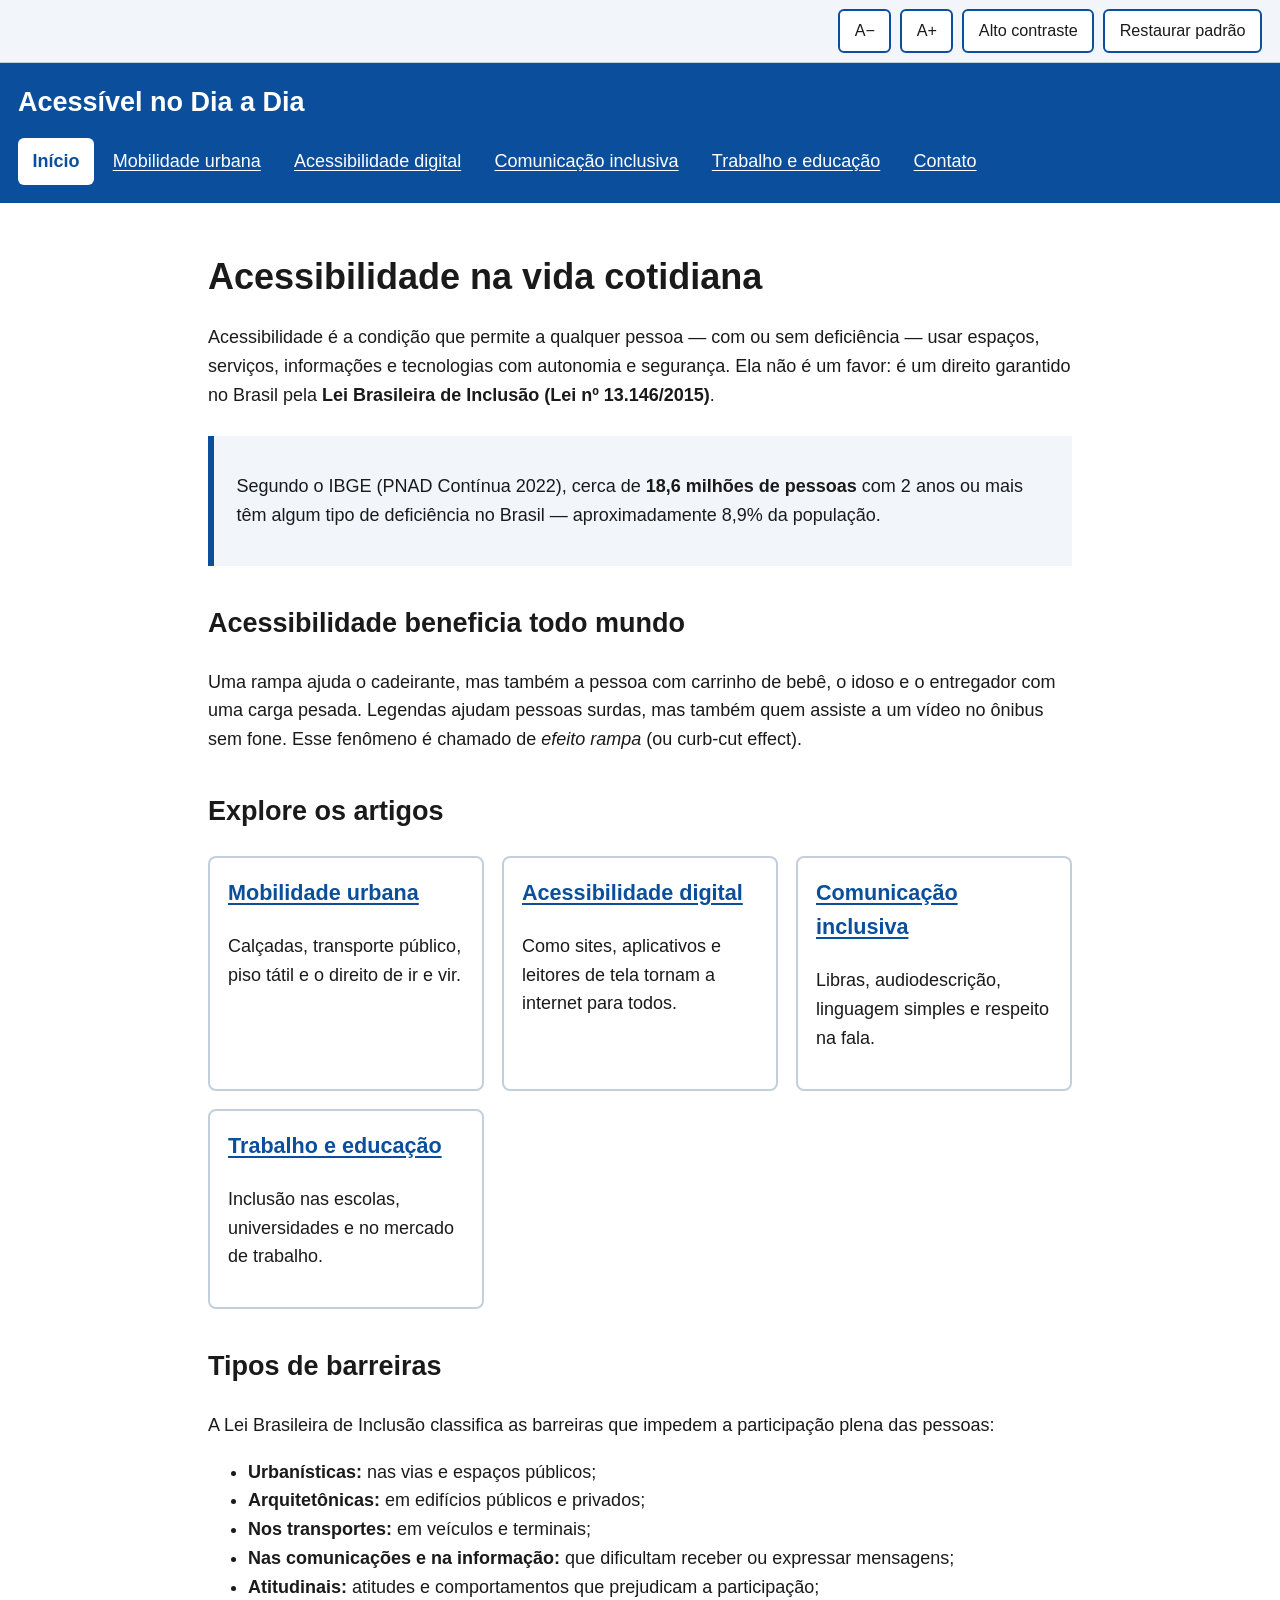
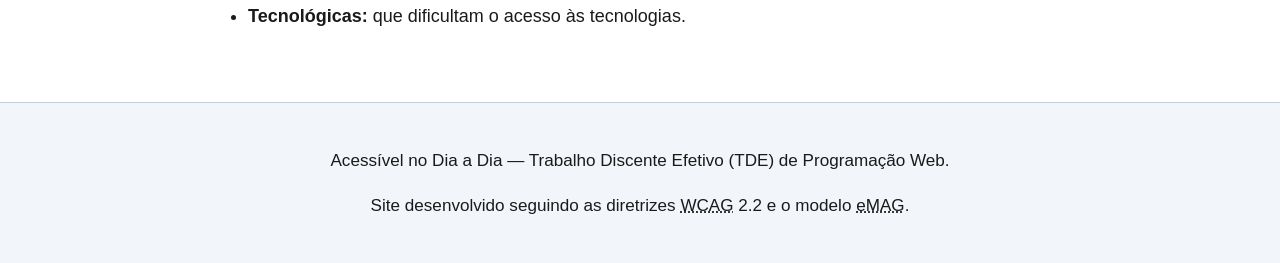
<file: index.html>
<!DOCTYPE html>
<html lang="pt-BR">
<head>
  <meta charset="UTF-8">
  <meta name="viewport" content="width=device-width, initial-scale=1">
  <meta name="description" content="Artigos sobre acessibilidade na vida cotidiana: mobilidade, tecnologia, comunicação, trabalho e educação.">
  <title>Início | Acessível no Dia a Dia</title>
  <link rel="stylesheet" href="css/style.css">
</head>
<body>
  <a class="pular" href="#conteudo">Pular para o conteúdo principal</a>

  <div class="barra-acessibilidade" role="toolbar" aria-label="Opções de acessibilidade">
    <button type="button" id="btn-diminuir" aria-label="Diminuir tamanho da fonte">A−</button>
    <button type="button" id="btn-aumentar" aria-label="Aumentar tamanho da fonte">A+</button>
    <button type="button" id="btn-contraste" aria-pressed="false">Alto contraste</button>
    <button type="button" id="btn-padrao">Restaurar padrão</button>
  </div>
  <p id="aviso-status" class="visualmente-oculto" role="status" aria-live="polite"></p>

  <header class="topo">
    <a class="logo" href="index.html">Acessível no Dia a Dia</a>
    <nav aria-label="Menu principal">
      <ul>
        <li><a href="index.html" aria-current="page">Início</a></li>
        <li><a href="mobilidade.html">Mobilidade urbana</a></li>
        <li><a href="digital.html">Acessibilidade digital</a></li>
        <li><a href="comunicacao.html">Comunicação inclusiva</a></li>
        <li><a href="trabalho-educacao.html">Trabalho e educação</a></li>
        <li><a href="contato.html">Contato</a></li>
      </ul>
    </nav>
  </header>

  <main id="conteudo" tabindex="-1">

    <h1>Acessibilidade na vida cotidiana</h1>
    <p>Acessibilidade é a condição que permite a qualquer pessoa — com ou sem deficiência — usar espaços, serviços, informações e tecnologias com autonomia e segurança. Ela não é um favor: é um direito garantido no Brasil pela <strong>Lei Brasileira de Inclusão (Lei nº 13.146/2015)</strong>.</p>

    <div class="destaque">
      <p>Segundo o IBGE (PNAD Contínua 2022), cerca de <strong>18,6 milhões de pessoas</strong> com 2 anos ou mais têm algum tipo de deficiência no Brasil — aproximadamente 8,9% da população.</p>
    </div>

    <h2>Acessibilidade beneficia todo mundo</h2>
    <p>Uma rampa ajuda o cadeirante, mas também a pessoa com carrinho de bebê, o idoso e o entregador com uma carga pesada. Legendas ajudam pessoas surdas, mas também quem assiste a um vídeo no ônibus sem fone. Esse fenômeno é chamado de <em>efeito rampa</em> (ou <span lang="en">curb-cut effect</span>).</p>

    <h2>Explore os artigos</h2>
    <ul class="cartoes">
      <li>
        <h3><a href="mobilidade.html">Mobilidade urbana</a></h3>
        <p>Calçadas, transporte público, piso tátil e o direito de ir e vir.</p>
      </li>
      <li>
        <h3><a href="digital.html">Acessibilidade digital</a></h3>
        <p>Como sites, aplicativos e leitores de tela tornam a internet para todos.</p>
      </li>
      <li>
        <h3><a href="comunicacao.html">Comunicação inclusiva</a></h3>
        <p>Libras, audiodescrição, linguagem simples e respeito na fala.</p>
      </li>
      <li>
        <h3><a href="trabalho-educacao.html">Trabalho e educação</a></h3>
        <p>Inclusão nas escolas, universidades e no mercado de trabalho.</p>
      </li>
    </ul>

    <h2>Tipos de barreiras</h2>
    <p>A Lei Brasileira de Inclusão classifica as barreiras que impedem a participação plena das pessoas:</p>
    <ul>
      <li><strong>Urbanísticas:</strong> nas vias e espaços públicos;</li>
      <li><strong>Arquitetônicas:</strong> em edifícios públicos e privados;</li>
      <li><strong>Nos transportes:</strong> em veículos e terminais;</li>
      <li><strong>Nas comunicações e na informação:</strong> que dificultam receber ou expressar mensagens;</li>
      <li><strong>Atitudinais:</strong> atitudes e comportamentos que prejudicam a participação;</li>
      <li><strong>Tecnológicas:</strong> que dificultam o acesso às tecnologias.</li>
    </ul>

  </main>

  <footer>
    <p>Acessível no Dia a Dia — Trabalho Discente Efetivo (TDE) de Programação Web.</p>
    <p>Site desenvolvido seguindo as diretrizes <abbr title="Web Content Accessibility Guidelines">WCAG</abbr> 2.2 e o modelo <abbr title="Modelo de Acessibilidade em Governo Eletrônico">eMAG</abbr>.</p>
  </footer>

  <!-- VLibras: tradutor de português para Libras (Governo Federal) -->
  <div vw class="enabled">
    <div vw-access-button class="active"></div>
    <div vw-plugin-wrapper>
      <div class="vw-plugin-top-wrapper"></div>
    </div>
  </div>
  <script src="https://vlibras.gov.br/app/vlibras-plugin.js"></script>
  <script>new window.VLibras.Widget('https://vlibras.gov.br/app');</script>

  <script src="js/acessibilidade.js"></script>
</body>
</html>
</file>
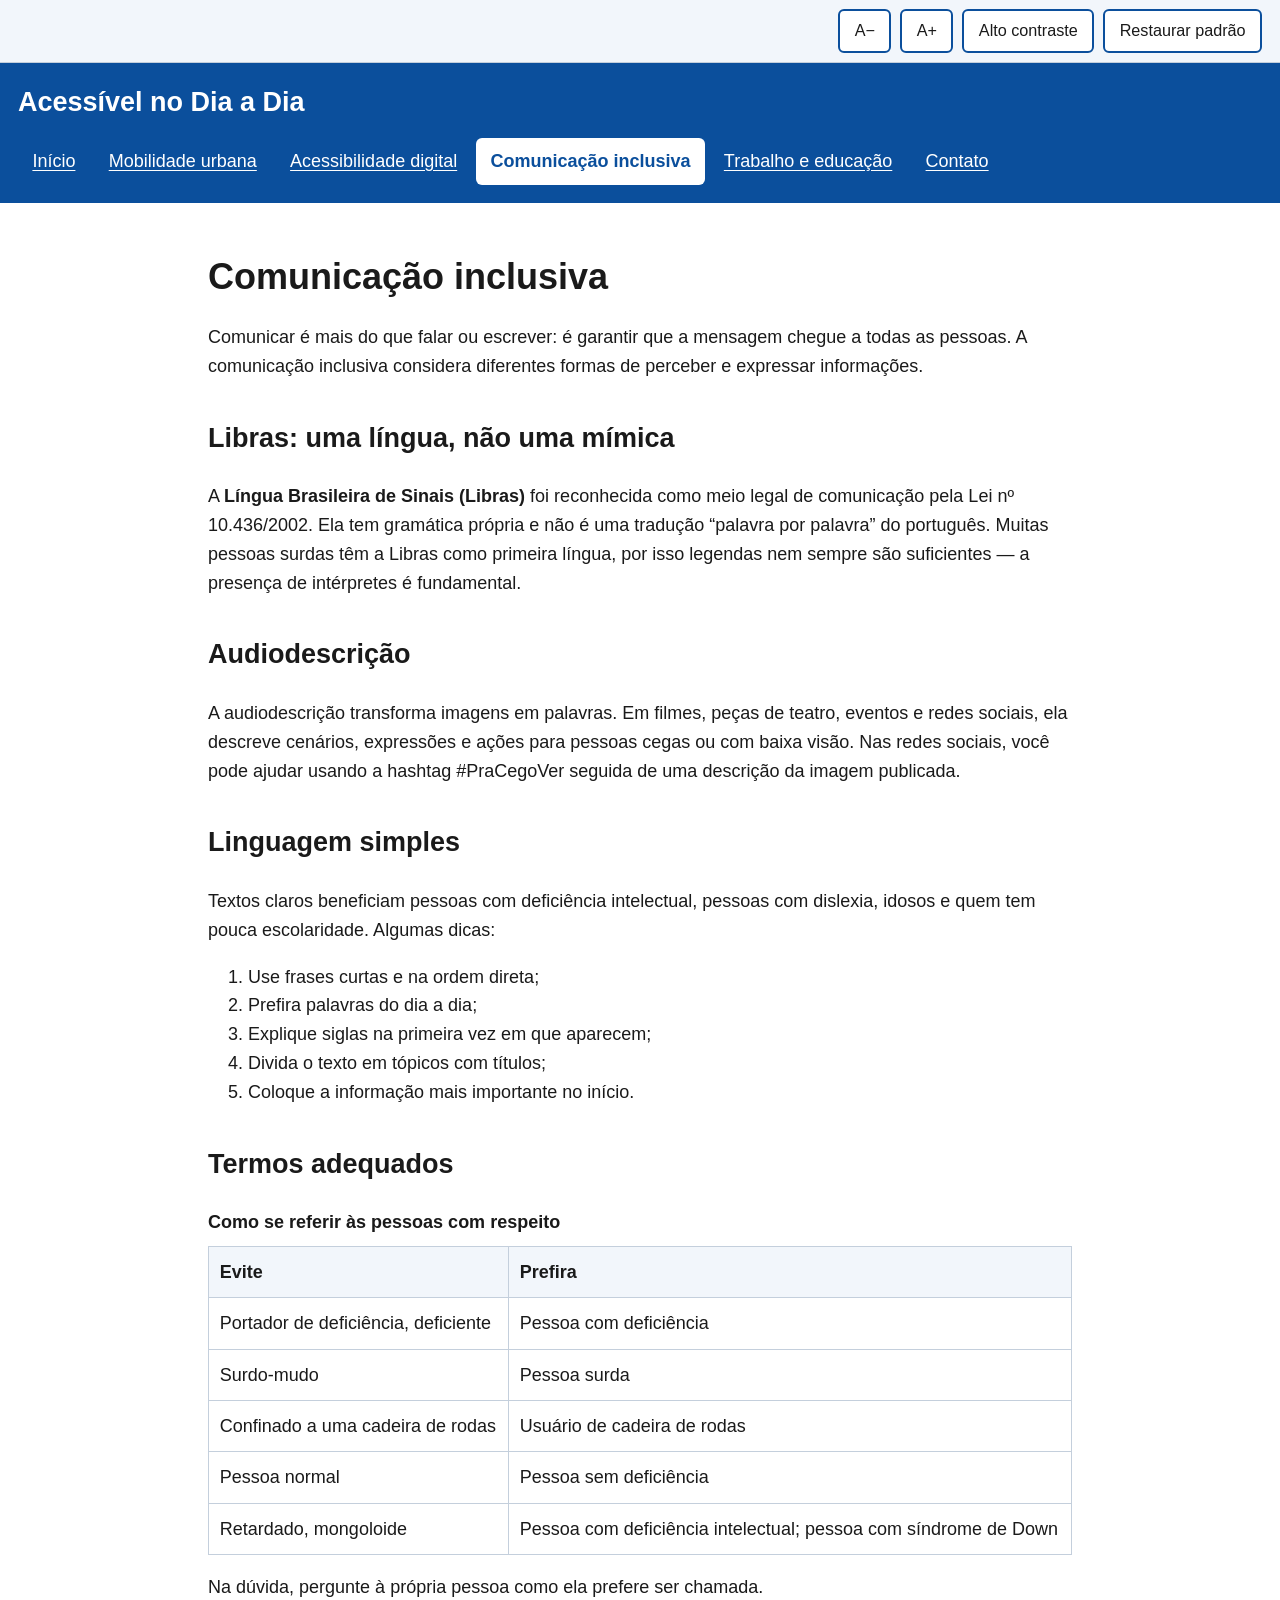
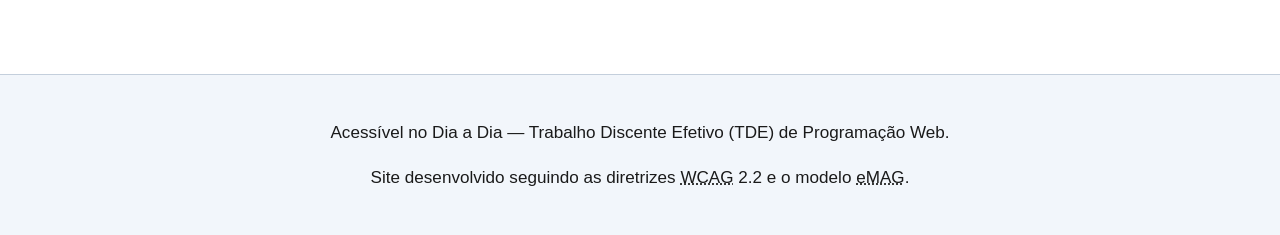
<file: comunicacao.html>
<!DOCTYPE html>
<html lang="pt-BR">
<head>
  <meta charset="UTF-8">
  <meta name="viewport" content="width=device-width, initial-scale=1">
  <meta name="description" content="Artigo sobre comunicação inclusiva: Libras, audiodescrição, linguagem simples e termos adequados.">
  <title>Comunicação inclusiva | Acessível no Dia a Dia</title>
  <link rel="stylesheet" href="css/style.css">
</head>
<body>
  <a class="pular" href="#conteudo">Pular para o conteúdo principal</a>

  <div class="barra-acessibilidade" role="toolbar" aria-label="Opções de acessibilidade">
    <button type="button" id="btn-diminuir" aria-label="Diminuir tamanho da fonte">A−</button>
    <button type="button" id="btn-aumentar" aria-label="Aumentar tamanho da fonte">A+</button>
    <button type="button" id="btn-contraste" aria-pressed="false">Alto contraste</button>
    <button type="button" id="btn-padrao">Restaurar padrão</button>
  </div>
  <p id="aviso-status" class="visualmente-oculto" role="status" aria-live="polite"></p>

  <header class="topo">
    <a class="logo" href="index.html">Acessível no Dia a Dia</a>
    <nav aria-label="Menu principal">
      <ul>
        <li><a href="index.html">Início</a></li>
        <li><a href="mobilidade.html">Mobilidade urbana</a></li>
        <li><a href="digital.html">Acessibilidade digital</a></li>
        <li><a href="comunicacao.html" aria-current="page">Comunicação inclusiva</a></li>
        <li><a href="trabalho-educacao.html">Trabalho e educação</a></li>
        <li><a href="contato.html">Contato</a></li>
      </ul>
    </nav>
  </header>

  <main id="conteudo" tabindex="-1">

    <h1>Comunicação inclusiva</h1>
    <p>Comunicar é mais do que falar ou escrever: é garantir que a mensagem chegue a todas as pessoas. A comunicação inclusiva considera diferentes formas de perceber e expressar informações.</p>

    <h2>Libras: uma língua, não uma mímica</h2>
    <p>A <strong>Língua Brasileira de Sinais (Libras)</strong> foi reconhecida como meio legal de comunicação pela Lei nº 10.436/2002. Ela tem gramática própria e não é uma tradução “palavra por palavra” do português. Muitas pessoas surdas têm a Libras como primeira língua, por isso legendas nem sempre são suficientes — a presença de intérpretes é fundamental.</p>

    <h2>Audiodescrição</h2>
    <p>A audiodescrição transforma imagens em palavras. Em filmes, peças de teatro, eventos e redes sociais, ela descreve cenários, expressões e ações para pessoas cegas ou com baixa visão. Nas redes sociais, você pode ajudar usando a hashtag <span lang="en">#PraCegoVer</span> seguida de uma descrição da imagem publicada.</p>

    <h2>Linguagem simples</h2>
    <p>Textos claros beneficiam pessoas com deficiência intelectual, pessoas com dislexia, idosos e quem tem pouca escolaridade. Algumas dicas:</p>
    <ol>
      <li>Use frases curtas e na ordem direta;</li>
      <li>Prefira palavras do dia a dia;</li>
      <li>Explique siglas na primeira vez em que aparecem;</li>
      <li>Divida o texto em tópicos com títulos;</li>
      <li>Coloque a informação mais importante no início.</li>
    </ol>

    <h2>Termos adequados</h2>
    <table>
      <caption>Como se referir às pessoas com respeito</caption>
      <thead>
        <tr><th scope="col">Evite</th><th scope="col">Prefira</th></tr>
      </thead>
      <tbody>
        <tr><td>Portador de deficiência, deficiente</td><td>Pessoa com deficiência</td></tr>
        <tr><td>Surdo-mudo</td><td>Pessoa surda</td></tr>
        <tr><td>Confinado a uma cadeira de rodas</td><td>Usuário de cadeira de rodas</td></tr>
        <tr><td>Pessoa normal</td><td>Pessoa sem deficiência</td></tr>
        <tr><td>Retardado, mongoloide</td><td>Pessoa com deficiência intelectual; pessoa com síndrome de Down</td></tr>
      </tbody>
    </table>
    <p>Na dúvida, pergunte à própria pessoa como ela prefere ser chamada.</p>

  </main>

  <footer>
    <p>Acessível no Dia a Dia — Trabalho Discente Efetivo (TDE) de Programação Web.</p>
    <p>Site desenvolvido seguindo as diretrizes <abbr title="Web Content Accessibility Guidelines">WCAG</abbr> 2.2 e o modelo <abbr title="Modelo de Acessibilidade em Governo Eletrônico">eMAG</abbr>.</p>
  </footer>

  <!-- VLibras: tradutor de português para Libras (Governo Federal) -->
  <div vw class="enabled">
    <div vw-access-button class="active"></div>
    <div vw-plugin-wrapper>
      <div class="vw-plugin-top-wrapper"></div>
    </div>
  </div>
  <script src="https://vlibras.gov.br/app/vlibras-plugin.js"></script>
  <script>new window.VLibras.Widget('https://vlibras.gov.br/app');</script>

  <script src="js/acessibilidade.js"></script>
</body>
</html>
</file>
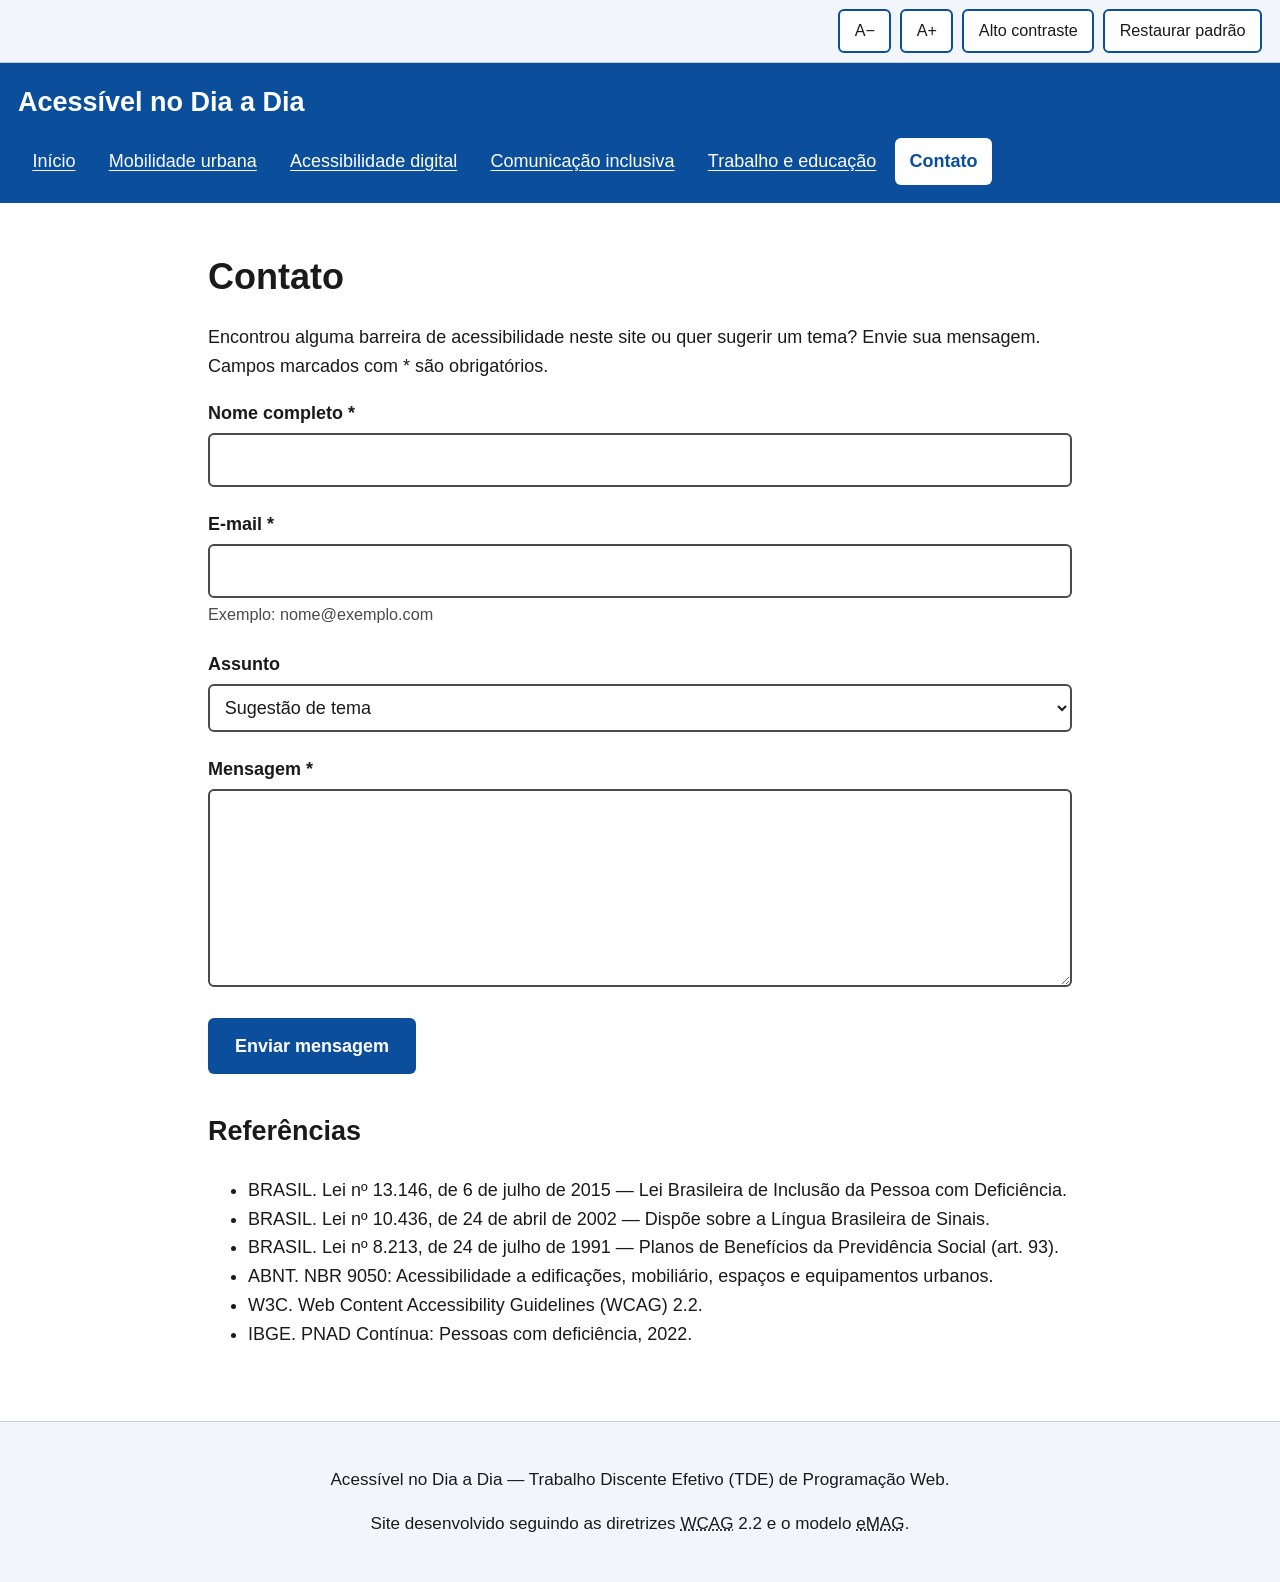
<file: contato.html>
<!DOCTYPE html>
<html lang="pt-BR">
<head>
  <meta charset="UTF-8">
  <meta name="viewport" content="width=device-width, initial-scale=1">
  <meta name="description" content="Formulário de contato acessível e informações sobre o projeto.">
  <title>Contato | Acessível no Dia a Dia</title>
  <link rel="stylesheet" href="css/style.css">
</head>
<body>
  <a class="pular" href="#conteudo">Pular para o conteúdo principal</a>

  <div class="barra-acessibilidade" role="toolbar" aria-label="Opções de acessibilidade">
    <button type="button" id="btn-diminuir" aria-label="Diminuir tamanho da fonte">A−</button>
    <button type="button" id="btn-aumentar" aria-label="Aumentar tamanho da fonte">A+</button>
    <button type="button" id="btn-contraste" aria-pressed="false">Alto contraste</button>
    <button type="button" id="btn-padrao">Restaurar padrão</button>
  </div>
  <p id="aviso-status" class="visualmente-oculto" role="status" aria-live="polite"></p>

  <header class="topo">
    <a class="logo" href="index.html">Acessível no Dia a Dia</a>
    <nav aria-label="Menu principal">
      <ul>
        <li><a href="index.html">Início</a></li>
        <li><a href="mobilidade.html">Mobilidade urbana</a></li>
        <li><a href="digital.html">Acessibilidade digital</a></li>
        <li><a href="comunicacao.html">Comunicação inclusiva</a></li>
        <li><a href="trabalho-educacao.html">Trabalho e educação</a></li>
        <li><a href="contato.html" aria-current="page">Contato</a></li>
      </ul>
    </nav>
  </header>

  <main id="conteudo" tabindex="-1">

    <h1>Contato</h1>
    <p>Encontrou alguma barreira de acessibilidade neste site ou quer sugerir um tema? Envie sua mensagem. Campos marcados com <span aria-hidden="true">*</span><span class="visualmente-oculto">asterisco</span> são obrigatórios.</p>

    <form id="form-contato" novalidate>
      <div class="campo">
        <label for="nome">Nome completo <span aria-hidden="true">*</span></label>
        <input type="text" id="nome" name="nome" autocomplete="name" required aria-describedby="erro-nome">
        <p id="erro-nome" class="erro"></p>
      </div>
      <div class="campo">
        <label for="email">E-mail <span aria-hidden="true">*</span></label>
        <input type="email" id="email" name="email" autocomplete="email" required aria-describedby="dica-email erro-email">
        <p id="dica-email" class="dica">Exemplo: nome@exemplo.com</p>
        <p id="erro-email" class="erro"></p>
      </div>
      <div class="campo">
        <label for="assunto">Assunto</label>
        <select id="assunto" name="assunto">
          <option>Sugestão de tema</option>
          <option>Relatar barreira de acessibilidade</option>
          <option>Outro</option>
        </select>
      </div>
      <div class="campo">
        <label for="mensagem">Mensagem <span aria-hidden="true">*</span></label>
        <textarea id="mensagem" name="mensagem" rows="6" required aria-describedby="erro-mensagem"></textarea>
        <p id="erro-mensagem" class="erro"></p>
      </div>
      <button type="submit" class="botao">Enviar mensagem</button>
      <p id="status-form" role="status" aria-live="polite"></p>
    </form>

    <h2>Referências</h2>
    <ul>
      <li>BRASIL. Lei nº 13.146, de 6 de julho de 2015 — Lei Brasileira de Inclusão da Pessoa com Deficiência.</li>
      <li>BRASIL. Lei nº 10.436, de 24 de abril de 2002 — Dispõe sobre a Língua Brasileira de Sinais.</li>
      <li>BRASIL. Lei nº 8.213, de 24 de julho de 1991 — Planos de Benefícios da Previdência Social (art. 93).</li>
      <li>ABNT. NBR 9050: Acessibilidade a edificações, mobiliário, espaços e equipamentos urbanos.</li>
      <li>W3C. <span lang="en">Web Content Accessibility Guidelines (WCAG) 2.2</span>.</li>
      <li>IBGE. PNAD Contínua: Pessoas com deficiência, 2022.</li>
    </ul>

  </main>

  <footer>
    <p>Acessível no Dia a Dia — Trabalho Discente Efetivo (TDE) de Programação Web.</p>
    <p>Site desenvolvido seguindo as diretrizes <abbr title="Web Content Accessibility Guidelines">WCAG</abbr> 2.2 e o modelo <abbr title="Modelo de Acessibilidade em Governo Eletrônico">eMAG</abbr>.</p>
  </footer>

  <!-- VLibras: tradutor de português para Libras (Governo Federal) -->
  <div vw class="enabled">
    <div vw-access-button class="active"></div>
    <div vw-plugin-wrapper>
      <div class="vw-plugin-top-wrapper"></div>
    </div>
  </div>
  <script src="https://vlibras.gov.br/app/vlibras-plugin.js"></script>
  <script>new window.VLibras.Widget('https://vlibras.gov.br/app');</script>

  <script src="js/acessibilidade.js"></script>
</body>
</html>
</file>
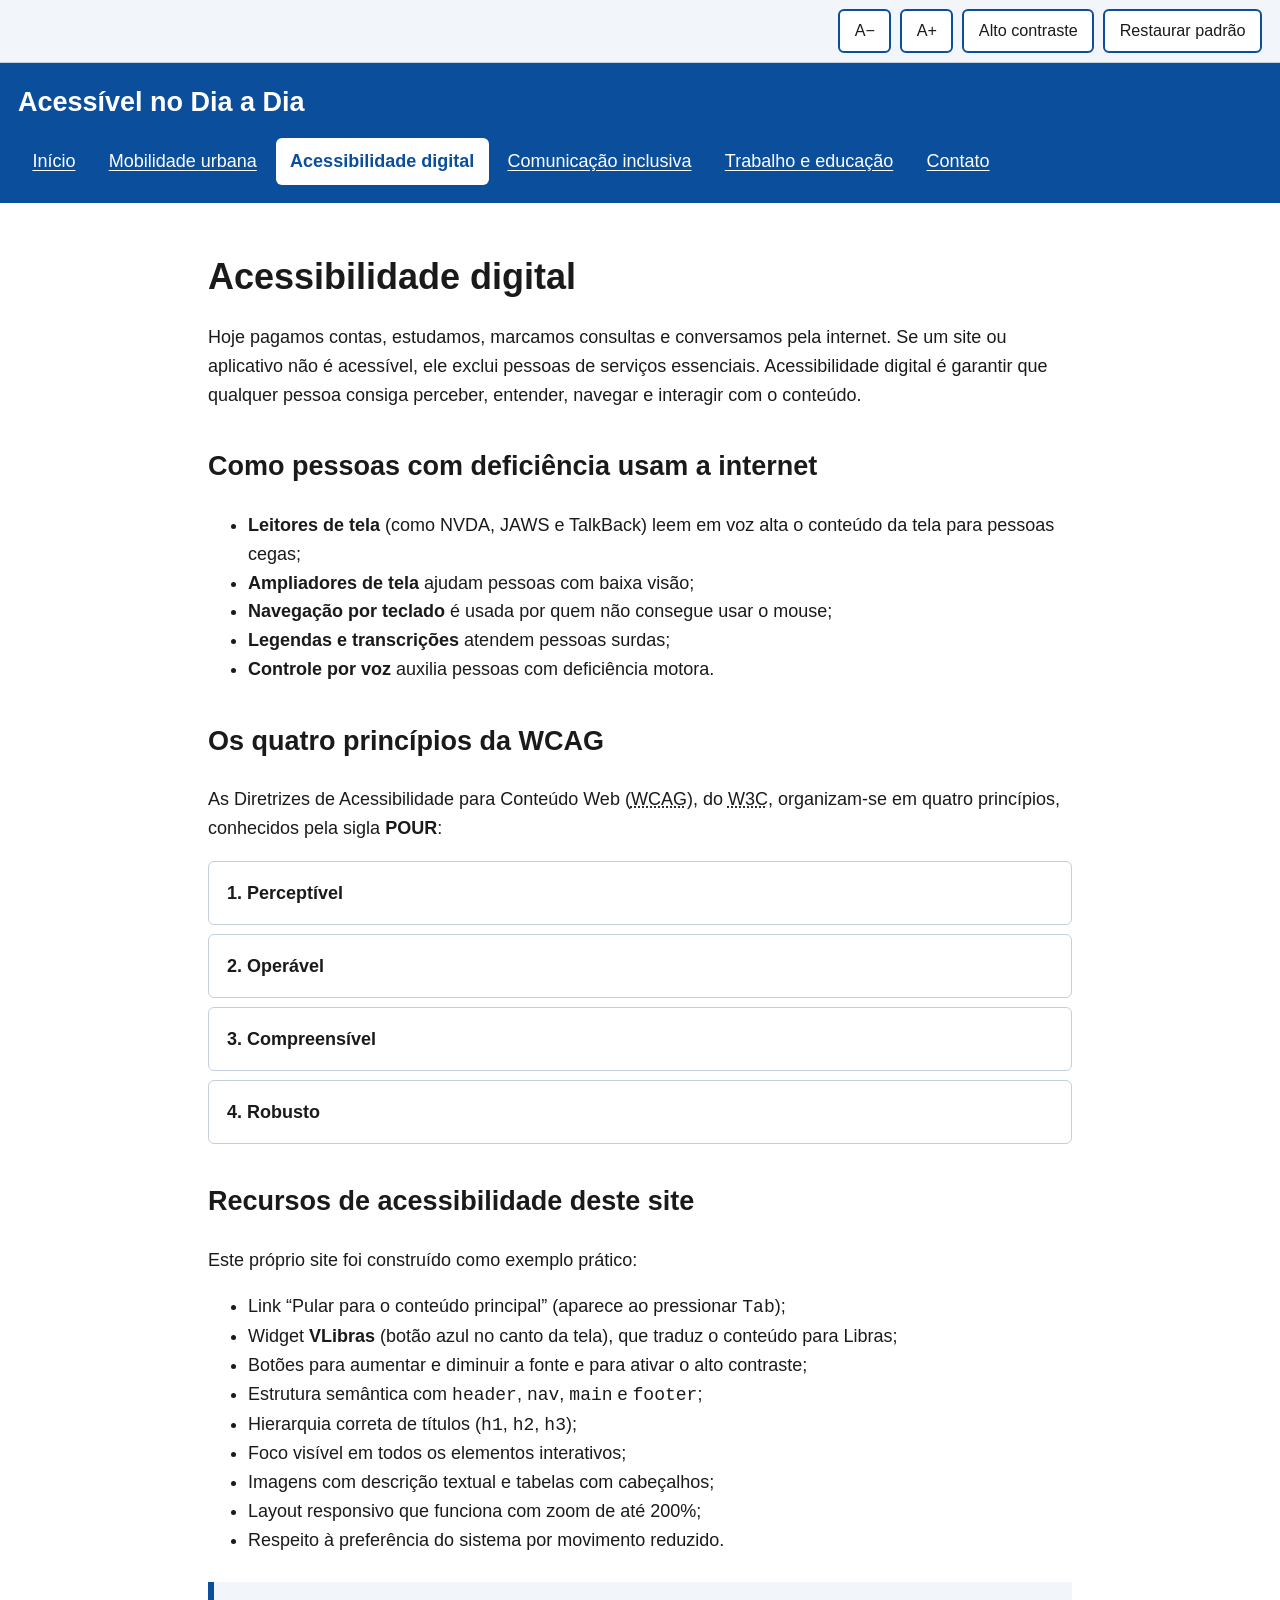
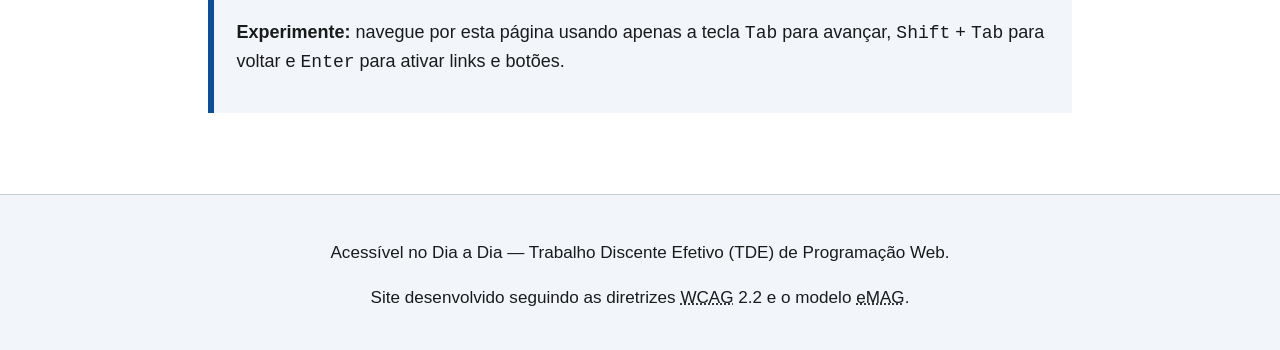
<file: digital.html>
<!DOCTYPE html>
<html lang="pt-BR">
<head>
  <meta charset="UTF-8">
  <meta name="viewport" content="width=device-width, initial-scale=1">
  <meta name="description" content="Artigo sobre acessibilidade digital: WCAG, leitores de tela e boas práticas para sites.">
  <title>Acessibilidade digital | Acessível no Dia a Dia</title>
  <link rel="stylesheet" href="css/style.css">
</head>
<body>
  <a class="pular" href="#conteudo">Pular para o conteúdo principal</a>

  <div class="barra-acessibilidade" role="toolbar" aria-label="Opções de acessibilidade">
    <button type="button" id="btn-diminuir" aria-label="Diminuir tamanho da fonte">A−</button>
    <button type="button" id="btn-aumentar" aria-label="Aumentar tamanho da fonte">A+</button>
    <button type="button" id="btn-contraste" aria-pressed="false">Alto contraste</button>
    <button type="button" id="btn-padrao">Restaurar padrão</button>
  </div>
  <p id="aviso-status" class="visualmente-oculto" role="status" aria-live="polite"></p>

  <header class="topo">
    <a class="logo" href="index.html">Acessível no Dia a Dia</a>
    <nav aria-label="Menu principal">
      <ul>
        <li><a href="index.html">Início</a></li>
        <li><a href="mobilidade.html">Mobilidade urbana</a></li>
        <li><a href="digital.html" aria-current="page">Acessibilidade digital</a></li>
        <li><a href="comunicacao.html">Comunicação inclusiva</a></li>
        <li><a href="trabalho-educacao.html">Trabalho e educação</a></li>
        <li><a href="contato.html">Contato</a></li>
      </ul>
    </nav>
  </header>

  <main id="conteudo" tabindex="-1">

    <h1>Acessibilidade digital</h1>
    <p>Hoje pagamos contas, estudamos, marcamos consultas e conversamos pela internet. Se um site ou aplicativo não é acessível, ele exclui pessoas de serviços essenciais. Acessibilidade digital é garantir que qualquer pessoa consiga perceber, entender, navegar e interagir com o conteúdo.</p>

    <h2>Como pessoas com deficiência usam a internet</h2>
    <ul>
      <li><strong>Leitores de tela</strong> (como NVDA, JAWS e TalkBack) leem em voz alta o conteúdo da tela para pessoas cegas;</li>
      <li><strong>Ampliadores de tela</strong> ajudam pessoas com baixa visão;</li>
      <li><strong>Navegação por teclado</strong> é usada por quem não consegue usar o mouse;</li>
      <li><strong>Legendas e transcrições</strong> atendem pessoas surdas;</li>
      <li><strong>Controle por voz</strong> auxilia pessoas com deficiência motora.</li>
    </ul>

    <h2>Os quatro princípios da WCAG</h2>
    <p>As Diretrizes de Acessibilidade para Conteúdo Web (<abbr title="Web Content Accessibility Guidelines">WCAG</abbr>), do <abbr title="World Wide Web Consortium">W3C</abbr>, organizam-se em quatro princípios, conhecidos pela sigla <strong>POUR</strong>:</p>

    <details>
      <summary>1. Perceptível</summary>
      <p>A informação deve ser apresentada de formas que todos possam perceber: textos alternativos em imagens, legendas em vídeos e contraste adequado entre texto e fundo (mínimo de 4,5:1 para texto normal).</p>
    </details>
    <details>
      <summary>2. Operável</summary>
      <p>Todas as funções devem funcionar pelo teclado, o foco deve ser visível e o usuário deve ter tempo suficiente para ler e interagir.</p>
    </details>
    <details>
      <summary>3. Compreensível</summary>
      <p>Textos claros, idioma da página declarado, navegação consistente e mensagens de erro que explicam como corrigir o problema.</p>
    </details>
    <details>
      <summary>4. Robusto</summary>
      <p>O código deve ser válido e semântico para funcionar com diferentes navegadores e tecnologias assistivas.</p>
    </details>

    <h2>Recursos de acessibilidade deste site</h2>
    <p>Este próprio site foi construído como exemplo prático:</p>
    <ul>
      <li>Link “Pular para o conteúdo principal” (aparece ao pressionar <kbd>Tab</kbd>);</li>
      <li>Widget <strong>VLibras</strong> (botão azul no canto da tela), que traduz o conteúdo para Libras;</li>
      <li>Botões para aumentar e diminuir a fonte e para ativar o alto contraste;</li>
      <li>Estrutura semântica com <code>header</code>, <code>nav</code>, <code>main</code> e <code>footer</code>;</li>
      <li>Hierarquia correta de títulos (<code>h1</code>, <code>h2</code>, <code>h3</code>);</li>
      <li>Foco visível em todos os elementos interativos;</li>
      <li>Imagens com descrição textual e tabelas com cabeçalhos;</li>
      <li>Layout responsivo que funciona com zoom de até 200%;</li>
      <li>Respeito à preferência do sistema por movimento reduzido.</li>
    </ul>

    <div class="destaque">
      <p><strong>Experimente:</strong> navegue por esta página usando apenas a tecla <kbd>Tab</kbd> para avançar, <kbd>Shift</kbd> + <kbd>Tab</kbd> para voltar e <kbd>Enter</kbd> para ativar links e botões.</p>
    </div>

  </main>

  <footer>
    <p>Acessível no Dia a Dia — Trabalho Discente Efetivo (TDE) de Programação Web.</p>
    <p>Site desenvolvido seguindo as diretrizes <abbr title="Web Content Accessibility Guidelines">WCAG</abbr> 2.2 e o modelo <abbr title="Modelo de Acessibilidade em Governo Eletrônico">eMAG</abbr>.</p>
  </footer>

  <!-- VLibras: tradutor de português para Libras (Governo Federal) -->
  <div vw class="enabled">
    <div vw-access-button class="active"></div>
    <div vw-plugin-wrapper>
      <div class="vw-plugin-top-wrapper"></div>
    </div>
  </div>
  <script src="https://vlibras.gov.br/app/vlibras-plugin.js"></script>
  <script>new window.VLibras.Widget('https://vlibras.gov.br/app');</script>

  <script src="js/acessibilidade.js"></script>
</body>
</html>
</file>
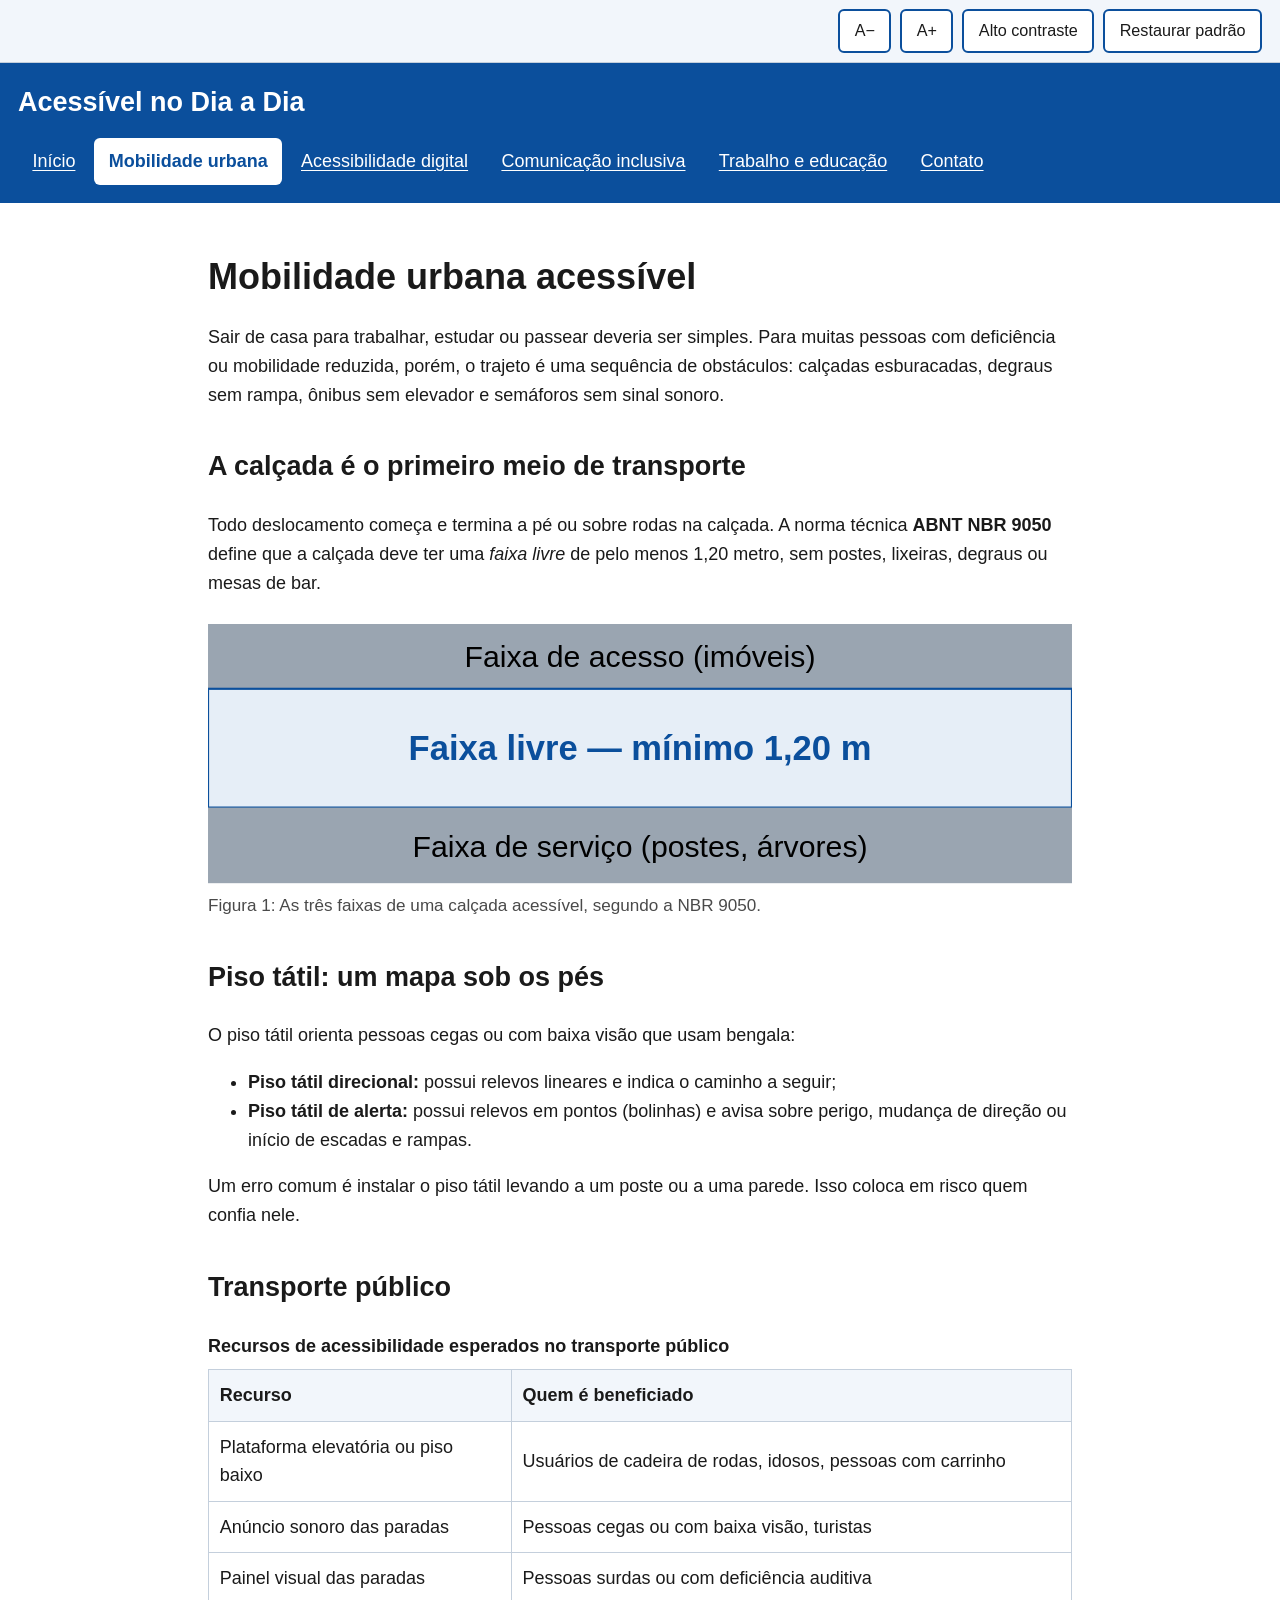
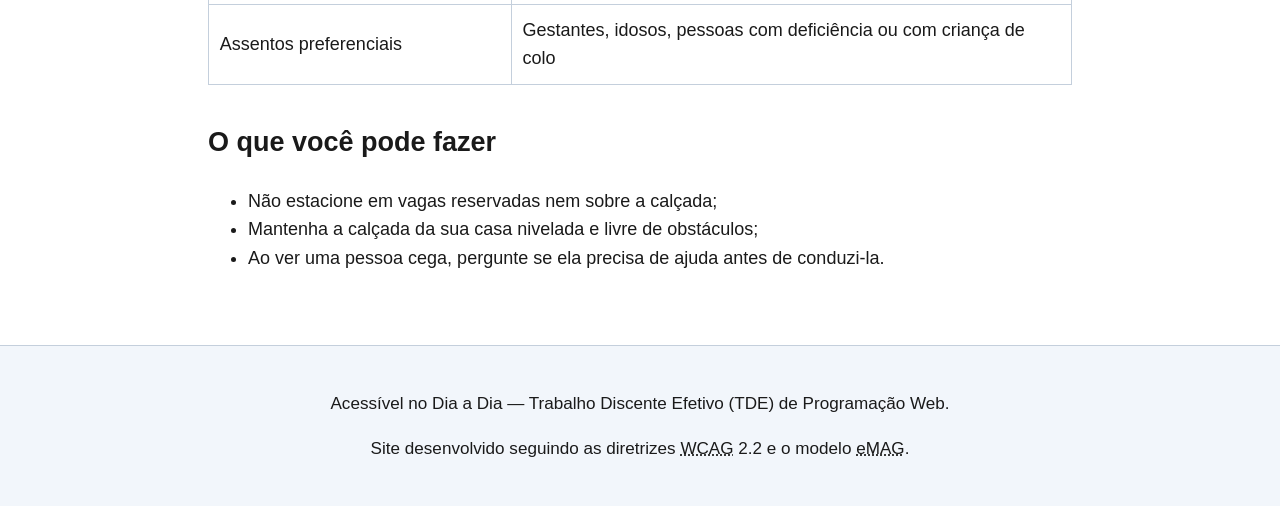
<file: mobilidade.html>
<!DOCTYPE html>
<html lang="pt-BR">
<head>
  <meta charset="UTF-8">
  <meta name="viewport" content="width=device-width, initial-scale=1">
  <meta name="description" content="Artigo sobre acessibilidade na mobilidade urbana: calçadas, piso tátil e transporte público.">
  <title>Mobilidade urbana | Acessível no Dia a Dia</title>
  <link rel="stylesheet" href="css/style.css">
</head>
<body>
  <a class="pular" href="#conteudo">Pular para o conteúdo principal</a>

  <div class="barra-acessibilidade" role="toolbar" aria-label="Opções de acessibilidade">
    <button type="button" id="btn-diminuir" aria-label="Diminuir tamanho da fonte">A−</button>
    <button type="button" id="btn-aumentar" aria-label="Aumentar tamanho da fonte">A+</button>
    <button type="button" id="btn-contraste" aria-pressed="false">Alto contraste</button>
    <button type="button" id="btn-padrao">Restaurar padrão</button>
  </div>
  <p id="aviso-status" class="visualmente-oculto" role="status" aria-live="polite"></p>

  <header class="topo">
    <a class="logo" href="index.html">Acessível no Dia a Dia</a>
    <nav aria-label="Menu principal">
      <ul>
        <li><a href="index.html">Início</a></li>
        <li><a href="mobilidade.html" aria-current="page">Mobilidade urbana</a></li>
        <li><a href="digital.html">Acessibilidade digital</a></li>
        <li><a href="comunicacao.html">Comunicação inclusiva</a></li>
        <li><a href="trabalho-educacao.html">Trabalho e educação</a></li>
        <li><a href="contato.html">Contato</a></li>
      </ul>
    </nav>
  </header>

  <main id="conteudo" tabindex="-1">

    <h1>Mobilidade urbana acessível</h1>
    <p>Sair de casa para trabalhar, estudar ou passear deveria ser simples. Para muitas pessoas com deficiência ou mobilidade reduzida, porém, o trajeto é uma sequência de obstáculos: calçadas esburacadas, degraus sem rampa, ônibus sem elevador e semáforos sem sinal sonoro.</p>

    <h2>A calçada é o primeiro meio de transporte</h2>
    <p>Todo deslocamento começa e termina a pé ou sobre rodas na calçada. A norma técnica <strong>ABNT NBR 9050</strong> define que a calçada deve ter uma <em>faixa livre</em> de pelo menos 1,20 metro, sem postes, lixeiras, degraus ou mesas de bar.</p>

    <figure>
      <svg viewBox="0 0 400 120" role="img" aria-labelledby="fig1-titulo fig1-desc">
        <title id="fig1-titulo">Divisão da calçada em faixas</title>
        <desc id="fig1-desc">Desenho da calçada dividida em três faixas: faixa de serviço junto à rua, faixa livre no centro com no mínimo 1,20 metro, e faixa de acesso junto aos imóveis.</desc>
        <rect x="0" y="0" width="400" height="30" fill="#9aa5b1"/>
        <text x="200" y="20" text-anchor="middle" font-size="14" fill="#000">Faixa de acesso (imóveis)</text>
        <rect x="0" y="30" width="400" height="55" fill="#e6eef7" stroke="#0b4f9c"/>
        <text x="200" y="63" text-anchor="middle" font-size="16" font-weight="bold" fill="#0b4f9c">Faixa livre — mínimo 1,20 m</text>
        <rect x="0" y="85" width="400" height="35" fill="#9aa5b1"/>
        <text x="200" y="108" text-anchor="middle" font-size="14" fill="#000">Faixa de serviço (postes, árvores)</text>
      </svg>
      <figcaption>Figura 1: As três faixas de uma calçada acessível, segundo a NBR 9050.</figcaption>
    </figure>

    <h2>Piso tátil: um mapa sob os pés</h2>
    <p>O piso tátil orienta pessoas cegas ou com baixa visão que usam bengala:</p>
    <ul>
      <li><strong>Piso tátil direcional:</strong> possui relevos lineares e indica o caminho a seguir;</li>
      <li><strong>Piso tátil de alerta:</strong> possui relevos em pontos (bolinhas) e avisa sobre perigo, mudança de direção ou início de escadas e rampas.</li>
    </ul>
    <p>Um erro comum é instalar o piso tátil levando a um poste ou a uma parede. Isso coloca em risco quem confia nele.</p>

    <h2>Transporte público</h2>
    <table>
      <caption>Recursos de acessibilidade esperados no transporte público</caption>
      <thead>
        <tr><th scope="col">Recurso</th><th scope="col">Quem é beneficiado</th></tr>
      </thead>
      <tbody>
        <tr><td>Plataforma elevatória ou piso baixo</td><td>Usuários de cadeira de rodas, idosos, pessoas com carrinho</td></tr>
        <tr><td>Anúncio sonoro das paradas</td><td>Pessoas cegas ou com baixa visão, turistas</td></tr>
        <tr><td>Painel visual das paradas</td><td>Pessoas surdas ou com deficiência auditiva</td></tr>
        <tr><td>Assentos preferenciais</td><td>Gestantes, idosos, pessoas com deficiência ou com criança de colo</td></tr>
      </tbody>
    </table>

    <h2>O que você pode fazer</h2>
    <ul>
      <li>Não estacione em vagas reservadas nem sobre a calçada;</li>
      <li>Mantenha a calçada da sua casa nivelada e livre de obstáculos;</li>
      <li>Ao ver uma pessoa cega, pergunte se ela precisa de ajuda antes de conduzi-la.</li>
    </ul>

  </main>

  <footer>
    <p>Acessível no Dia a Dia — Trabalho Discente Efetivo (TDE) de Programação Web.</p>
    <p>Site desenvolvido seguindo as diretrizes <abbr title="Web Content Accessibility Guidelines">WCAG</abbr> 2.2 e o modelo <abbr title="Modelo de Acessibilidade em Governo Eletrônico">eMAG</abbr>.</p>
  </footer>

  <!-- VLibras: tradutor de português para Libras (Governo Federal) -->
  <div vw class="enabled">
    <div vw-access-button class="active"></div>
    <div vw-plugin-wrapper>
      <div class="vw-plugin-top-wrapper"></div>
    </div>
  </div>
  <script src="https://vlibras.gov.br/app/vlibras-plugin.js"></script>
  <script>new window.VLibras.Widget('https://vlibras.gov.br/app');</script>

  <script src="js/acessibilidade.js"></script>
</body>
</html>
</file>
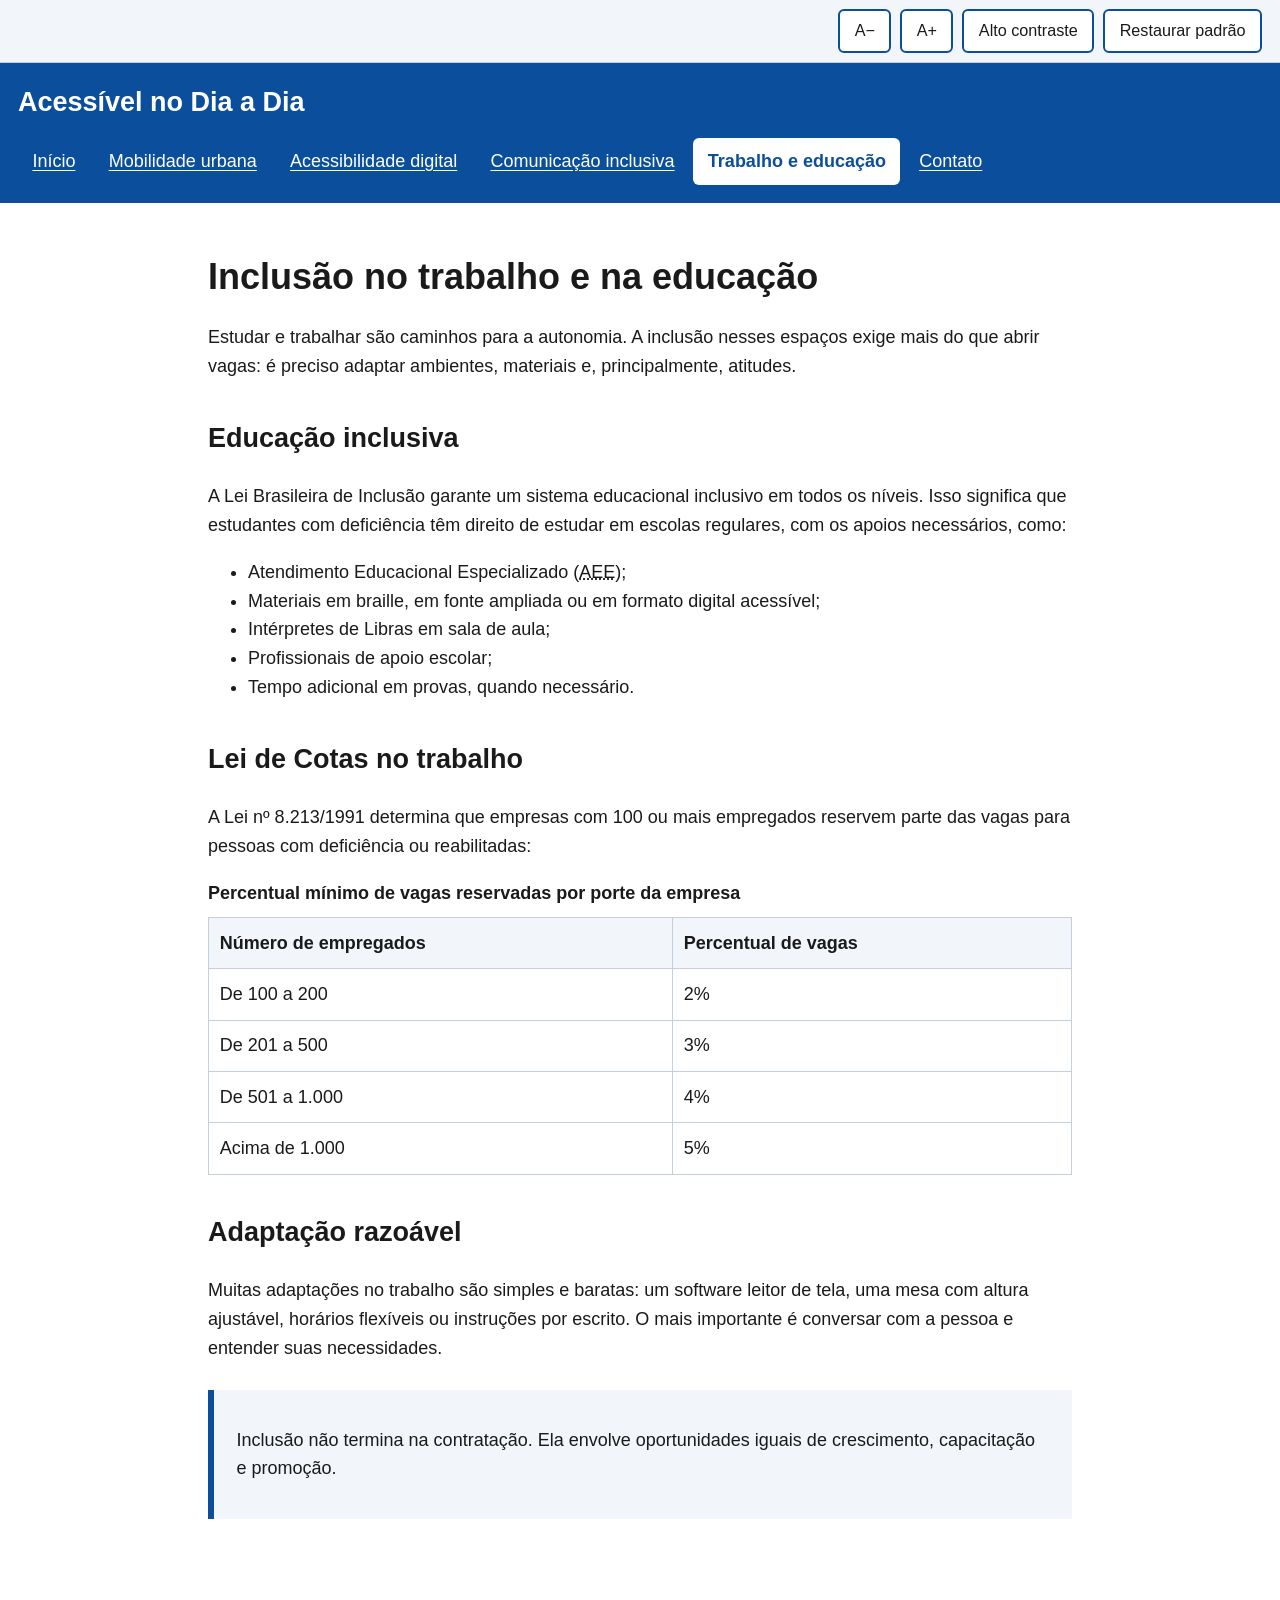
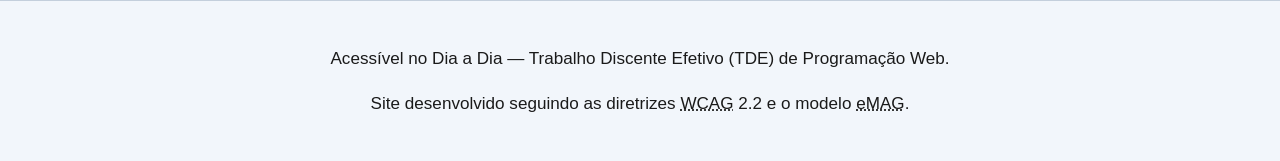
<file: trabalho-educacao.html>
<!DOCTYPE html>
<html lang="pt-BR">
<head>
  <meta charset="UTF-8">
  <meta name="viewport" content="width=device-width, initial-scale=1">
  <meta name="description" content="Artigo sobre inclusão de pessoas com deficiência na educação e no mercado de trabalho.">
  <title>Trabalho e educação | Acessível no Dia a Dia</title>
  <link rel="stylesheet" href="css/style.css">
</head>
<body>
  <a class="pular" href="#conteudo">Pular para o conteúdo principal</a>

  <div class="barra-acessibilidade" role="toolbar" aria-label="Opções de acessibilidade">
    <button type="button" id="btn-diminuir" aria-label="Diminuir tamanho da fonte">A−</button>
    <button type="button" id="btn-aumentar" aria-label="Aumentar tamanho da fonte">A+</button>
    <button type="button" id="btn-contraste" aria-pressed="false">Alto contraste</button>
    <button type="button" id="btn-padrao">Restaurar padrão</button>
  </div>
  <p id="aviso-status" class="visualmente-oculto" role="status" aria-live="polite"></p>

  <header class="topo">
    <a class="logo" href="index.html">Acessível no Dia a Dia</a>
    <nav aria-label="Menu principal">
      <ul>
        <li><a href="index.html">Início</a></li>
        <li><a href="mobilidade.html">Mobilidade urbana</a></li>
        <li><a href="digital.html">Acessibilidade digital</a></li>
        <li><a href="comunicacao.html">Comunicação inclusiva</a></li>
        <li><a href="trabalho-educacao.html" aria-current="page">Trabalho e educação</a></li>
        <li><a href="contato.html">Contato</a></li>
      </ul>
    </nav>
  </header>

  <main id="conteudo" tabindex="-1">

    <h1>Inclusão no trabalho e na educação</h1>
    <p>Estudar e trabalhar são caminhos para a autonomia. A inclusão nesses espaços exige mais do que abrir vagas: é preciso adaptar ambientes, materiais e, principalmente, atitudes.</p>

    <h2>Educação inclusiva</h2>
    <p>A Lei Brasileira de Inclusão garante um sistema educacional inclusivo em todos os níveis. Isso significa que estudantes com deficiência têm direito de estudar em escolas regulares, com os apoios necessários, como:</p>
    <ul>
      <li>Atendimento Educacional Especializado (<abbr title="Atendimento Educacional Especializado">AEE</abbr>);</li>
      <li>Materiais em braille, em fonte ampliada ou em formato digital acessível;</li>
      <li>Intérpretes de Libras em sala de aula;</li>
      <li>Profissionais de apoio escolar;</li>
      <li>Tempo adicional em provas, quando necessário.</li>
    </ul>

    <h2>Lei de Cotas no trabalho</h2>
    <p>A Lei nº 8.213/1991 determina que empresas com 100 ou mais empregados reservem parte das vagas para pessoas com deficiência ou reabilitadas:</p>
    <table>
      <caption>Percentual mínimo de vagas reservadas por porte da empresa</caption>
      <thead>
        <tr><th scope="col">Número de empregados</th><th scope="col">Percentual de vagas</th></tr>
      </thead>
      <tbody>
        <tr><td>De 100 a 200</td><td>2%</td></tr>
        <tr><td>De 201 a 500</td><td>3%</td></tr>
        <tr><td>De 501 a 1.000</td><td>4%</td></tr>
        <tr><td>Acima de 1.000</td><td>5%</td></tr>
      </tbody>
    </table>

    <h2>Adaptação razoável</h2>
    <p>Muitas adaptações no trabalho são simples e baratas: um software leitor de tela, uma mesa com altura ajustável, horários flexíveis ou instruções por escrito. O mais importante é conversar com a pessoa e entender suas necessidades.</p>

    <div class="destaque">
      <p>Inclusão não termina na contratação. Ela envolve oportunidades iguais de crescimento, capacitação e promoção.</p>
    </div>

  </main>

  <footer>
    <p>Acessível no Dia a Dia — Trabalho Discente Efetivo (TDE) de Programação Web.</p>
    <p>Site desenvolvido seguindo as diretrizes <abbr title="Web Content Accessibility Guidelines">WCAG</abbr> 2.2 e o modelo <abbr title="Modelo de Acessibilidade em Governo Eletrônico">eMAG</abbr>.</p>
  </footer>

  <!-- VLibras: tradutor de português para Libras (Governo Federal) -->
  <div vw class="enabled">
    <div vw-access-button class="active"></div>
    <div vw-plugin-wrapper>
      <div class="vw-plugin-top-wrapper"></div>
    </div>
  </div>
  <script src="https://vlibras.gov.br/app/vlibras-plugin.js"></script>
  <script>new window.VLibras.Widget('https://vlibras.gov.br/app');</script>

  <script src="js/acessibilidade.js"></script>
</body>
</html>
</file>
<file: css/style.css>
:root {
  --bg: #ffffff;
  --texto: #1a1a1a;
  --suave: #4a4a4a;
  --primaria: #0b4f9c;
  --primaria-texto: #ffffff;
  --destaque: #f2f6fb;
  --borda: #c4cfdc;
  --foco: #ffbf47;
  --fonte-base: 1.125rem;
}

body.alto-contraste {
  --bg: #000000;
  --texto: #ffffff;
  --suave: #ffffff;
  --primaria: #ffff00;
  --primaria-texto: #000000;
  --destaque: #111111;
  --borda: #ffffff;
  --foco: #00ffff;
}

* { box-sizing: border-box; }

html { font-size: var(--fonte-base); }

body {
  margin: 0;
  font-family: "Segoe UI", Arial, Helvetica, sans-serif;
  line-height: 1.6;
  background: var(--bg);
  color: var(--texto);
}

/* Link "pular para o conteúdo" */
.pular {
  position: absolute;
  left: -9999px;
  top: 0;
  background: var(--foco);
  color: #000;
  padding: .75rem 1rem;
  font-weight: bold;
  z-index: 100;
}
.pular:focus { left: 1rem; top: 1rem; }

/* Foco sempre visível */
a:focus-visible, button:focus-visible, input:focus-visible,
textarea:focus-visible, select:focus-visible, summary:focus-visible {
  outline: 3px solid var(--foco);
  outline-offset: 3px;
}

a { color: var(--primaria); text-decoration: underline; text-underline-offset: 3px; }
body.alto-contraste a { color: #ffff00; }

.barra-acessibilidade {
  background: var(--destaque);
  border-bottom: 1px solid var(--borda);
  padding: .5rem 1rem;
  display: flex;
  flex-wrap: wrap;
  gap: .5rem;
  justify-content: flex-end;
}
.barra-acessibilidade button {
  font: inherit;
  font-size: .9rem;
  padding: .4rem .8rem;
  min-height: 44px;
  min-width: 44px;
  border: 2px solid var(--primaria);
  background: var(--bg);
  color: var(--texto);
  border-radius: 6px;
  cursor: pointer;
}
.barra-acessibilidade button[aria-pressed="true"] {
  background: var(--primaria);
  color: var(--primaria-texto);
}

header.topo {
  background: var(--primaria);
  color: var(--primaria-texto);
  padding: 1rem;
}
header.topo .logo {
  color: var(--primaria-texto);
  font-size: 1.5rem;
  font-weight: bold;
  text-decoration: none;
}

nav ul {
  list-style: none;
  margin: .75rem 0 0;
  padding: 0;
  display: flex;
  flex-wrap: wrap;
  gap: .25rem;
}
nav a {
  display: inline-block;
  padding: .5rem .8rem;
  min-height: 44px;
  color: var(--primaria-texto);
  border-radius: 6px;
}
body.alto-contraste nav a { color: #000; }
nav a[aria-current="page"] {
  background: var(--primaria-texto);
  color: var(--primaria);
  font-weight: bold;
  text-decoration: none;
}

main {
  max-width: 50rem;
  margin: 0 auto;
  padding: 1.5rem 1rem 3rem;
}

h1 { font-size: 2rem; line-height: 1.25; }
h2 { font-size: 1.5rem; margin-top: 2rem; }
h3 { font-size: 1.2rem; }

.destaque {
  background: var(--destaque);
  border-left: 6px solid var(--primaria);
  padding: 1rem 1.25rem;
  margin: 1.5rem 0;
}

.cartoes {
  list-style: none;
  padding: 0;
  display: grid;
  grid-template-columns: repeat(auto-fit, minmax(14rem, 1fr));
  gap: 1rem;
}
.cartoes li {
  border: 2px solid var(--borda);
  border-radius: 8px;
  padding: 1rem;
}
.cartoes h3 { margin-top: 0; }

figure { margin: 1.5rem 0; }
figure svg { max-width: 100%; height: auto; }
figcaption { color: var(--suave); font-size: .95rem; }

table { border-collapse: collapse; width: 100%; margin: 1rem 0; }
caption { text-align: left; font-weight: bold; margin-bottom: .5rem; }
th, td { border: 1px solid var(--borda); padding: .6rem; text-align: left; }
th { background: var(--destaque); }

details { border: 1px solid var(--borda); border-radius: 6px; padding: .5rem 1rem; margin: .5rem 0; }
summary { cursor: pointer; font-weight: bold; min-height: 44px; display: flex; align-items: center; }

form .campo { margin-bottom: 1.25rem; }
label { display: block; font-weight: bold; margin-bottom: .3rem; }
input, textarea, select {
  font: inherit;
  width: 100%;
  padding: .6rem;
  border: 2px solid var(--suave);
  border-radius: 6px;
  background: var(--bg);
  color: var(--texto);
}
.dica { font-size: .9rem; color: var(--suave); margin: .2rem 0 0; }
.erro { color: #b00020; font-weight: bold; margin: .3rem 0 0; }
body.alto-contraste .erro { color: #ff8080; }
[aria-invalid="true"] { border-color: #b00020; }

.botao {
  font: inherit;
  font-weight: bold;
  background: var(--primaria);
  color: var(--primaria-texto);
  border: none;
  padding: .75rem 1.5rem;
  min-height: 44px;
  border-radius: 6px;
  cursor: pointer;
}

.visualmente-oculto {
  position: absolute !important;
  width: 1px; height: 1px;
  overflow: hidden;
  clip: rect(0 0 0 0);
  white-space: nowrap;
}

footer {
  border-top: 1px solid var(--borda);
  background: var(--destaque);
  padding: 1.5rem 1rem;
  text-align: center;
  font-size: .95rem;
}

@media (prefers-reduced-motion: reduce) {
  * { animation: none !important; transition: none !important; scroll-behavior: auto !important; }
}
</file>
